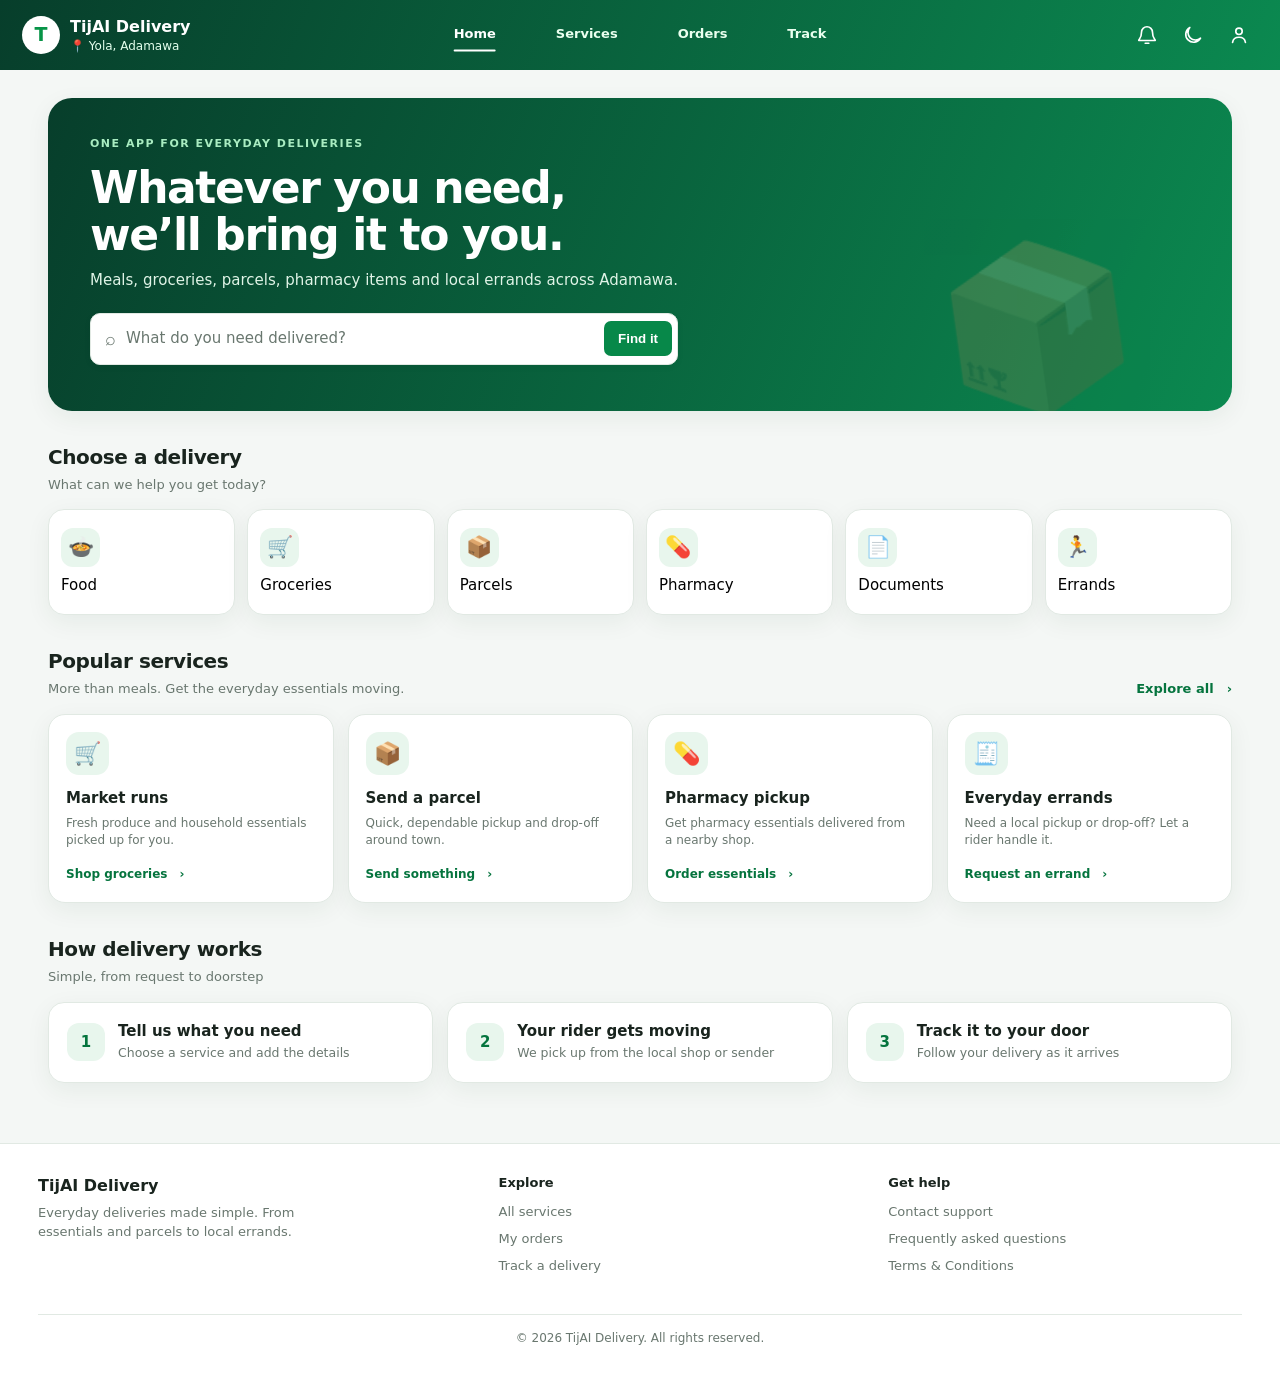
<file: tijai-separated-project/index.html>
<!doctype html>
<html lang="en" data-theme="light">
  <head>
    <meta charset="utf-8" />
    <meta name="viewport" content="width=device-width, initial-scale=1" />
    <title>TijAI Delivery — Redesign Preview</title>
    <link rel="stylesheet" href="./assets/css/customer.css" />
  </head>
  <body>
    <div class="main">
      <header class="top">
        <div class="topbrand">
          <div class="topmark">T</div>
          <div><strong>TijAI Delivery</strong><small>📍 Yola, Adamawa</small></div>
        </div>
        <nav class="headnav" aria-label="Main navigation">
          <a class="active" href="#page-home" data-page-link="home">Home</a
          ><a href="#page-services" data-page-link="services">Services</a
          ><a href="#page-orders" data-page-link="orders">Orders</a
          ><a href="#page-track" data-page-link="track">Track</a>
        </nav>
        <div class="topright">
          <button
            class="notify"
            id="notificationsButton"
            aria-label="Notifications"
            title="Notifications"
          >
            <svg viewBox="0 0 24 24" aria-hidden="true">
              <path d="M18 9a6 6 0 0 0-12 0c0 7-3 7-3 9h18c0-2-3-2-3-9" />
              <path d="M10 21h4" /></svg
            ><span class="notificationBadge" id="notificationBadge" hidden></span></button
          ><button
            class="theme"
            id="themeToggle"
            aria-label="Switch to dark mode"
            title="Switch theme"
          >
            <svg id="themeIcon" viewBox="0 0 24 24" aria-hidden="true">
              <path d="M20.2 15.5A8.3 8.3 0 0 1 8.5 3.8 8.6 8.6 0 1 0 20.2 15.5Z" />
            </svg></button
          ><button class="profilebtn" id="profileButton" aria-label="User profile" title="Profile">
            <svg viewBox="0 0 24 24" aria-hidden="true">
              <circle cx="12" cy="8" r="3.5" />
              <path d="M5 20c.5-3.4 3.1-5.5 7-5.5s6.5 2.1 7 5.5" />
            </svg>
          </button>
        </div>
        <div class="notificationPanel" id="notificationPanel" hidden>
          <div class="notificationHead">
            <strong>Notifications</strong
            ><button id="markReadButton" type="button">Mark all read</button>
          </div>
          <div class="notificationList" id="notificationList"></div>
        </div>
      </header>
      <main class="wrap page" id="page-home" data-page="home">
        <section class="hero">
          <div class="hero-copy">
            <div class="eyebrow">One app for everyday deliveries</div>
            <h1>Whatever you need,<br />we’ll bring it to you.</h1>
            <p>Meals, groceries, parcels, pharmacy items and local errands across Adamawa.</p>
            <label class="search"
              ><span>⌕</span
              ><input
                placeholder="What do you need delivered?"
                aria-label="Search for a delivery"
              /><button>Find it</button></label
            >
            <div
              id="searchStatus"
              role="status"
              style="margin-top: 8px; font-size: 13px; color: #e0f4e7"
            ></div>
          </div>
        </section>
        <section class="section">
          <div class="sectionhead">
            <div>
              <h2>Choose a delivery</h2>
              <p>What can we help you get today?</p>
            </div>
          </div>
          <div class="categories">
            <button type="button" class="cat" data-order-service="Food delivery">
              <span class="emoji">🍲</span>Food</button
            ><button type="button" class="cat" data-order-service="Groceries">
              <span class="emoji">🛒</span>Groceries</button
            ><button type="button" class="cat" data-order-service="Parcel delivery">
              <span class="emoji">📦</span>Parcels</button
            ><button type="button" class="cat" data-order-service="Pharmacy pickup">
              <span class="emoji">💊</span>Pharmacy</button
            ><button type="button" class="cat" data-order-service="Document delivery">
              <span class="emoji">📄</span>Documents</button
            ><button type="button" class="cat" data-order-service="Local errand">
              <span class="emoji">🏃</span>Errands
            </button>
          </div>
        </section>
        <section class="section" id="services">
          <div class="sectionhead">
            <div>
              <h2>Popular services</h2>
              <p>More than meals. Get the everyday essentials moving.</p>
            </div>
            <a class="link" href="#services">Explore all　›</a>
          </div>
          <div class="servicegrid">
            <article class="service">
              <div class="serviceicon">🛒</div>
              <strong>Market runs</strong>
              <p>Fresh produce and household essentials picked up for you.</p>
              <a href="#page-order" class="orderLink" data-order-service="Groceries"
                >Shop groceries　›</a
              >
            </article>
            <article class="service">
              <div class="serviceicon">📦</div>
              <strong>Send a parcel</strong>
              <p>Quick, dependable pickup and drop-off around town.</p>
              <a href="#page-order" class="orderLink" data-order-service="Parcel delivery"
                >Send something　›</a
              >
            </article>
            <article class="service">
              <div class="serviceicon">💊</div>
              <strong>Pharmacy pickup</strong>
              <p>Get pharmacy essentials delivered from a nearby shop.</p>
              <a href="#page-order" class="orderLink" data-order-service="Pharmacy pickup"
                >Order essentials　›</a
              >
            </article>
            <article class="service">
              <div class="serviceicon">🧾</div>
              <strong>Everyday errands</strong>
              <p>Need a local pickup or drop-off? Let a rider handle it.</p>
              <a href="#page-order" class="orderLink" data-order-service="Local errand"
                >Request an errand　›</a
              >
            </article>
          </div>
        </section>
        <section class="section">
          <div class="sectionhead">
            <div>
              <h2>How delivery works</h2>
              <p>Simple, from request to doorstep</p>
            </div>
          </div>
          <div class="steps">
            <div class="step">
              <span class="num">1</span>
              <div>
                <strong>Tell us what you need</strong
                ><small>Choose a service and add the details</small>
              </div>
            </div>
            <div class="step">
              <span class="num">2</span>
              <div>
                <strong>Your rider gets moving</strong
                ><small>We pick up from the local shop or sender</small>
              </div>
            </div>
            <div class="step">
              <span class="num">3</span>
              <div>
                <strong>Track it to your door</strong
                ><small>Follow your delivery as it arrives</small>
              </div>
            </div>
          </div>
        </section>
      </main>
      <main class="wrap page" id="page-services" data-page="services" hidden>
        <div class="pagehead">
          <div class="eyebrow-dark">DELIVERY SERVICES</div>
          <h1>What can we help you send or get?</h1>
          <p>Choose a service and we will take care of pickup and delivery.</p>
        </div>
        <section class="section">
          <div class="categories">
            <button type="button" class="cat" data-order-service="Food delivery">
              <span class="emoji">🍲</span>Food delivery</button
            ><button type="button" class="cat" data-order-service="Groceries">
              <span class="emoji">🛒</span>Groceries</button
            ><button type="button" class="cat" data-order-service="Parcel delivery">
              <span class="emoji">📦</span>Parcels</button
            ><button type="button" class="cat" data-order-service="Pharmacy pickup">
              <span class="emoji">💊</span>Pharmacy</button
            ><button type="button" class="cat" data-order-service="Document delivery">
              <span class="emoji">📄</span>Documents</button
            ><button type="button" class="cat" data-order-service="Local errand">
              <span class="emoji">🏃</span>Errands
            </button>
          </div>
        </section>
        <section class="section">
          <div class="sectionhead">
            <div>
              <h2>Explore services</h2>
              <p>Choose a delivery type to get started.</p>
            </div>
          </div>
          <div class="servicegrid">
            <article class="service">
              <div class="serviceicon">🍲</div>
              <strong>Food delivery</strong>
              <p>Meals and treats from nearby restaurants and kitchens.</p>
              <a href="#page-order" class="orderLink" data-order-service="Food delivery"
                >Browse food　›</a
              >
            </article>
            <article class="service">
              <div class="serviceicon">🛒</div>
              <strong>Groceries</strong>
              <p>Market produce and household essentials picked up for you.</p>
              <a href="#page-order" class="orderLink" data-order-service="Groceries"
                >Shop groceries　›</a
              >
            </article>
            <article class="service">
              <div class="serviceicon">📦</div>
              <strong>Parcel delivery</strong>
              <p>Send packages across town with a local rider.</p>
              <a href="#page-order" class="orderLink" data-order-service="Parcel delivery"
                >Send a parcel　›</a
              >
            </article>
            <article class="service">
              <div class="serviceicon">💊</div>
              <strong>Pharmacy pickup</strong>
              <p>Get everyday pharmacy essentials delivered.</p>
              <a href="#page-order" class="orderLink" data-order-service="Pharmacy pickup"
                >Get essentials　›</a
              >
            </article>
            <article class="service">
              <div class="serviceicon">📄</div>
              <strong>Document delivery</strong>
              <p>Move important papers quickly and carefully.</p>
              <a href="#page-order" class="orderLink" data-order-service="Document delivery"
                >Send documents　›</a
              >
            </article>
            <article class="service">
              <div class="serviceicon">🏃</div>
              <strong>Local errands</strong>
              <p>Ask a rider to collect or drop off something nearby.</p>
              <a href="#page-order" class="orderLink" data-order-service="Local errand"
                >Request an errand　›</a
              >
            </article>
          </div>
        </section>
      </main>
      <main class="wrap page" id="page-order" data-page="order" hidden>
        <div class="pagehead">
          <div class="eyebrow-dark">DELIVERY REQUEST</div>
          <h1>Tell us what to pick up and where to take it</h1>
          <p>Use this form to send a bag, document, parcel, or request a local pickup.</p>
        </div>
        <section class="section orderFormWrap">
          <form class="deliveryOrderForm" id="deliveryOrderForm">
            <div class="formSectionTitle">What do you need?</div>
            <label
              >Service<select id="orderService" required>
                <option>Parcel delivery</option>
                <option>Local errand</option>
                <option>Food delivery</option>
                <option>Groceries</option>
                <option>Pharmacy pickup</option>
                <option>Document delivery</option>
              </select></label
            ><label class="wide"
              >What are we picking up or buying?<input
                id="orderDescription"
                required
                maxlength="140"
                placeholder="For example: a blue bag, a pen, groceries"
            /></label>
            <div class="formSectionTitle">Pickup details</div>
            <label
              >Pickup contact name<input
                id="pickupName"
                required
                autocomplete="name"
                placeholder="Your name" /></label
            ><label
              >Pickup phone number<input
                id="pickupPhone"
                required
                type="tel"
                placeholder="080..." /></label
            ><label
              >Pickup town<select id="pickupTown" required>
                <option>Yola</option>
                <option>Jimeta</option>
                <option>Mubi</option>
                <option>Numan</option>
                <option>Gombi</option>
                <option>Hong</option>
              </select></label
            ><label class="wide"
              >Pickup address<input
                id="pickupAddress"
                required
                placeholder="Street, area, landmark"
            /></label>
            <div class="formSectionTitle">Delivery details</div>
            <label
              >Recipient name<input
                id="recipientName"
                required
                placeholder="Person receiving the item" /></label
            ><label
              >Recipient phone number<input
                id="recipientPhone"
                required
                type="tel"
                placeholder="080..." /></label
            ><label
              >Delivery town<select id="deliveryTown" required>
                <option>Yola</option>
                <option>Jimeta</option>
                <option>Mubi</option>
                <option>Numan</option>
                <option>Gombi</option>
                <option>Hong</option>
              </select></label
            ><label class="wide"
              >Delivery address<input
                id="deliveryAddress"
                required
                placeholder="Street, area, landmark" /></label
            ><label class="wide"
              >Instructions (optional)<textarea
                id="orderNotes"
                rows="3"
                maxlength="300"
                placeholder="Anything the rider should know?"
              ></textarea>
            </label>
            <div class="orderSubmit">
              <button class="primaryButton" type="submit">Request delivery</button
              ><span>Demo request only. No rider is dispatched from this preview.</span>
            </div>
          </form>
          <div id="orderConfirmation" class="orderConfirmation" hidden role="status"></div>
        </section>
      </main>
      <main class="wrap page" id="page-orders" data-page="orders" hidden>
        <div class="pagehead">
          <div class="eyebrow-dark">YOUR ACCOUNT</div>
          <h1>My orders</h1>
          <p>View your recent deliveries and check their progress.</p>
        </div>
        <section class="section">
          <div class="emptyState">
            <div class="emptyIcon">▤</div>
            <h2>No orders yet</h2>
            <p>Your deliveries will appear here once you place an order.</p>
            <a class="primaryLink" href="#page-services" data-page-link="services"
              >Explore services</a
            >
          </div>
          <div id="customerOrdersList" class="customerOrdersList" hidden></div>
        </section>
      </main>
      <main class="wrap page" id="page-track" data-page="track" hidden>
        <div class="pagehead">
          <div class="eyebrow-dark">DELIVERY UPDATES</div>
          <h1>Track a delivery</h1>
          <p>Enter the tracking number from your order confirmation.</p>
          <p class="trackingHint">
            After ordering, find your number in the confirmation and My Orders. Example:
            <strong>TJA-2048</strong>.
          </p>
        </div>
        <section class="section">
          <div class="trackPanel">
            <label for="trackingCode">Tracking number</label>
            <div class="trackForm">
              <input id="trackingCode" placeholder="For example, TJA-2048" /><button
                class="primaryButton"
                id="trackButton"
              >
                Track delivery
              </button>
            </div>
            <div class="trackResult" id="trackResult" role="status">
              Enter your tracking number to check a delivery. Tracking lookup is a preview and is
              not connected to live orders.
            </div>
          </div>
        </section>
        <section class="section">
          <div class="trackNote">
            <span>⌖</span>
            <div>
              <strong>Stay in the loop</strong>
              <p>Follow pickup and delivery updates here when an order is in progress.</p>
            </div>
          </div>
        </section>
      </main>
      <main class="wrap page" id="page-profile" data-page="profile" hidden>
        <div class="pagehead">
          <div class="eyebrow-dark">YOUR ACCOUNT</div>
          <h1>Your profile</h1>
          <p>Manage your account details and delivery preferences.</p>
        </div>
        <section class="section">
          <div class="profileCard">
            <div class="profileAvatar">A</div>
            <div>
              <h2>Welcome to TijAI</h2>
              <p>Sign in or create an account to manage your deliveries.</p>
            </div>
            <button class="primaryButton" id="signInButton">Sign in</button>
          </div>
        </section>
        <section class="section authSection">
          <div class="authCard" id="authCard" hidden>
            <h2 id="authTitle">Sign in to TijAI</h2>
            <p id="authIntro">
              Demo signup saves your profile in this browser only. No password is saved.
            </p>
            <form id="authForm">
              <label id="nameField" hidden
                >Full name<input id="fullName" autocomplete="name" placeholder="Your name" /></label
              ><label
                >Email address<input
                  type="email"
                  required
                  autocomplete="email"
                  placeholder="you@example.com" /></label
              ><label
                >Password<input
                  type="password"
                  required
                  minlength="6"
                  autocomplete="current-password"
                  placeholder="Enter your password" /></label
              ><button class="primaryButton authSubmit" id="authSubmit" type="submit">
                Sign in
              </button>
              <div class="authStatus" id="authStatus" role="status"></div>
            </form>
            <p class="authSwitch">
              <span id="authSwitchText">New to TijAI?</span>
              <button type="button" id="authModeToggle">Create an account</button>
            </p>
          </div>
        </section>
        <section class="section">
          <div class="profileOptions">
            <a href="#page-orders" data-page-link="orders"
              ><span>▤</span>
              <div><strong>My orders</strong><small>View your delivery history</small></div>
              <b>›</b></a
            ><a href="#page-track" data-page-link="track"
              ><span>⌖</span>
              <div><strong>Delivery tracking</strong><small>Follow an active delivery</small></div>
              <b>›</b></a
            ><a href="#page-contact" data-page-link="contact"
              ><span>?</span>
              <div>
                <strong>Help &amp; support</strong><small>Get help with TijAI Delivery</small>
              </div>
              <b>›</b></a
            >
          </div>
        </section>
      </main>
      <main class="wrap page" id="page-faq" data-page="faq" hidden>
        <div class="pagehead">
          <div class="eyebrow-dark">HELP CENTRE</div>
          <h1>Frequently asked questions</h1>
          <p>Quick answers about requesting and tracking a delivery.</p>
        </div>
        <section class="section faqList">
          <details>
            <summary>How do I request a pickup?</summary>
            <p>
              Choose a delivery service, describe the item, and add the pickup and delivery
              addresses and contact details. Submit the form to create a demo request.
            </p>
          </details>
          <details>
            <summary>How do I get a tracking number?</summary>
            <p>
              The preview creates a demo tracking number after you submit a request. In a live
              service, the number would be generated after the order is accepted and shown in your
              confirmation.
            </p>
          </details>
          <details>
            <summary>Can a rider see my request now?</summary>
            <p>
              This preview saves requests in the browser. It does not send them to a rider. A shared
              backend is needed for live dispatch.
            </p>
          </details>
          <details>
            <summary>Which towns can I choose?</summary>
            <p>
              The sample form includes Yola, Jimeta, Mubi, Numan, Gombi, and Hong. A live service
              should show only towns that are currently covered.
            </p>
          </details>
        </section>
        <section class="section">
          <a class="primaryLink" href="#page-contact" data-page-link="contact">Contact support</a>
        </section>
      </main>
      <main class="wrap page" id="page-contact" data-page="contact" hidden>
        <div class="pagehead">
          <div class="eyebrow-dark">WE ARE HERE TO HELP</div>
          <h1>Contact TijAI support</h1>
          <p>Send a message about an order, pickup, delivery, or account.</p>
        </div>
        <section class="section contactWrap">
          <form class="contactForm" id="contactForm">
            <label
              >Your name<input
                id="contactName"
                required
                maxlength="80"
                placeholder="Your name" /></label
            ><label
              >Email address<input
                id="contactEmail"
                required
                type="email"
                maxlength="120"
                placeholder="you@example.com" /></label
            ><label class="wide"
              >Subject<input
                id="contactSubject"
                required
                maxlength="120"
                placeholder="How can we help?" /></label
            ><label class="wide"
              >Message<textarea
                id="contactMessage"
                required
                maxlength="1000"
                rows="5"
                placeholder="Write your message"
              ></textarea></label
            ><button class="primaryButton" type="submit">Send message</button>
            <div id="contactStatus" role="status"></div>
            <small class="contactNote"
              >This preview saves messages locally only. For direct support, email or call TijAl
              Delivery.</small
            >
          </form>
          <div class="contactDetails">
            <h2>Contact us directly</h2>
            <a href="mailto:tijaldelivery@gmail.com">tijaldelivery@gmail.com</a
            ><a href="tel:08061211170">08061211170</a>
            <p>
              Support is available 24 hours a day. We aim to respond immediately; busy periods may
              take longer.
            </p>
            <p>No. 13 Bauchi Street, J/Yola</p>
          </div>
        </section>
      </main>
      <main class="wrap page" id="page-terms" data-page="terms" hidden>
        <div class="pagehead">
          <div class="eyebrow-dark">TIJAL DELIVERY · CUSTOMER TERMS</div>
          <h1>Terms &amp; Conditions</h1>
          <p>Draft for review · Last updated 20 November 2026</p>
        </div>
        <section class="section termsIntro">
          <strong>Terms for customers using TijAl Delivery</strong>
          <p>
            These terms describe the current proposed service. The website preview is for
            demonstration; submitting a request in the preview does not dispatch a rider or create a
            live delivery.
          </p>
        </section>
        <section class="section termsList">
          <article>
            <h2>1. Who we are and where we operate</h2>
            <p>
              TijAl Delivery operates from No. 13 Bauchi Street, J/Yola, Adamawa State. We arrange
              pickups and deliveries across the Local Government Areas of Adamawa State, subject to
              route availability, safe operating conditions, and confirmation of each request.
            </p>
          </article>
          <article>
            <h2>2. Delivery requests</h2>
            <p>
              When requesting a delivery, give accurate descriptions of the item, pickup and
              drop-off addresses, and sender and recipient contact details. A request is accepted
              only when TijAl confirms it. The live service should provide an order confirmation and
              tracking number after acceptance.
            </p>
          </article>
          <article>
            <h2>3. Fees, estimates, and payment</h2>
            <p>
              Delivery fees and estimated times depend on the pickup and destination locations and
              the requested service. We will show the applicable price and estimate before you
              confirm. Payment methods offered at checkout may be used. Where payment is due on
              delivery, the item will be handed to the recipient only after all applicable charges
              have been paid.
            </p>
          </article>
          <article>
            <h2>4. Items and packaging</h2>
            <p>
              Describe items honestly and package them securely. We do not accept illegal items,
              explosives, weapons, flammable or hazardous materials, or other items prohibited by
              law. Prescription medicines may be carried only where lawful and any required
              prescription or documentation is provided. Cash, live animals, and unusually valuable
              or perishable items require prior written approval.
            </p>
          </article>
          <article>
            <h2>5. Changes and cancellations</h2>
            <p>
              Contact support as soon as possible to change or cancel a request. A request may be
              cancelled without a delivery charge before pickup, unless a separately disclosed and
              lawful cost has already been incurred. Once pickup has happened, costs already
              incurred may be charged if disclosed. If TijAl cannot complete an accepted delivery,
              we will contact you and arrange an appropriate refund or other remedy under the
              applicable policy and law.
            </p>
          </article>
          <article>
            <h2>6. Delays, loss, or damage</h2>
            <p>
              Delivery estimates are estimates and may change due to traffic, weather, access,
              safety, or other operating conditions. We will provide an update when we become aware
              of a material delay. Report missing or damaged items to support as soon as possible,
              with the order number and relevant details. TijAl will review the report and provide
              an appropriate remedy in line with applicable law. Nothing in these terms removes
              rights that cannot legally be excluded.
            </p>
          </article>
          <article>
            <h2>7. Customer information and privacy</h2>
            <p>
              We use names, phone numbers, addresses, and order details to arrange deliveries,
              provide support, and help protect the service. We share only the information needed
              with the assigned rider and relevant service provider. We retain information only for
              as long as needed for these purposes or legal requirements, and take steps to protect
              it. See the Privacy Notice for full details and how to request access or correction.
              These practices should follow the
              <a
                href="https://ndpc.gov.ng/wp-content/uploads/2024/03/Nigeria_Data_Protection_Act_2023.pdf"
                target="_blank"
                rel="noopener"
                >Nigeria Data Protection Act</a
              >.
            </p>
          </article>
          <article>
            <h2>8. Customer age and account use</h2>
            <p>
              Account holders must be at least 18 years old. A parent or guardian may arrange a
              delivery for a younger person and remains responsible for the request and the accuracy
              of its details. Keep account credentials private and notify support if you believe
              your account has been accessed without permission.
            </p>
          </article>
          <article>
            <h2>9. Complaints and customer rights</h2>
            <p>
              Contact us by email or phone using the details below. Support is available 24 hours a
              day, and we aim to respond immediately; during busy periods, a response may take
              longer. We will review complaints fairly. These terms do not limit rights provided by
              applicable Nigerian consumer protection law. See the
              <a
                href="https://fccpc.gov.ng/consumers/consumer-rights-responsibilities/rights-responsibilities/"
                target="_blank"
                rel="noopener"
                >FCCPC consumer rights information</a
              >.
            </p>
          </article>
          <article>
            <h2>10. Updates and contact</h2>
            <p>
              We may update these terms when the service or operating policies change. We will
              publish the current version and update the revision date. Contact TijAl Delivery at
              <a href="mailto:tijaldelivery@gmail.com">tijaldelivery@gmail.com</a>
              or <a href="tel:08061211170">08061211170</a>, or visit No. 13 Bauchi Street, J/Yola.
            </p>
          </article>
        </section>
      </main>
      <footer class="footer">
        <div class="footerinner">
          <div>
            <div class="footerbrand">TijAI Delivery</div>
            <div class="footerabout">
              Everyday deliveries made simple. From essentials and parcels to local errands.
            </div>
          </div>
          <div class="footercol">
            <strong>Explore</strong>
            <nav class="footerlinks" aria-label="Explore">
              <a href="#services">All services</a
              ><a href="#page-orders" data-page-link="orders">My orders</a
              ><a href="#page-track" data-page-link="track">Track a delivery</a>
            </nav>
          </div>
          <div class="footercol">
            <strong>Get help</strong>
            <nav class="footerlinks" aria-label="Support">
              <a href="#page-contact" data-page-link="contact">Contact support</a
              ><a href="#page-faq" data-page-link="faq">Frequently asked questions</a
              ><a href="#page-terms" data-page-link="terms">Terms &amp; Conditions</a>
            </nav>
          </div>
          <div class="footerbottom">© 2026 TijAI Delivery. All rights reserved.</div>
        </div>
      </footer>
    </div>
    <script src="./assets/js/customer.js" defer></script>
  </body>
</html>
</file>
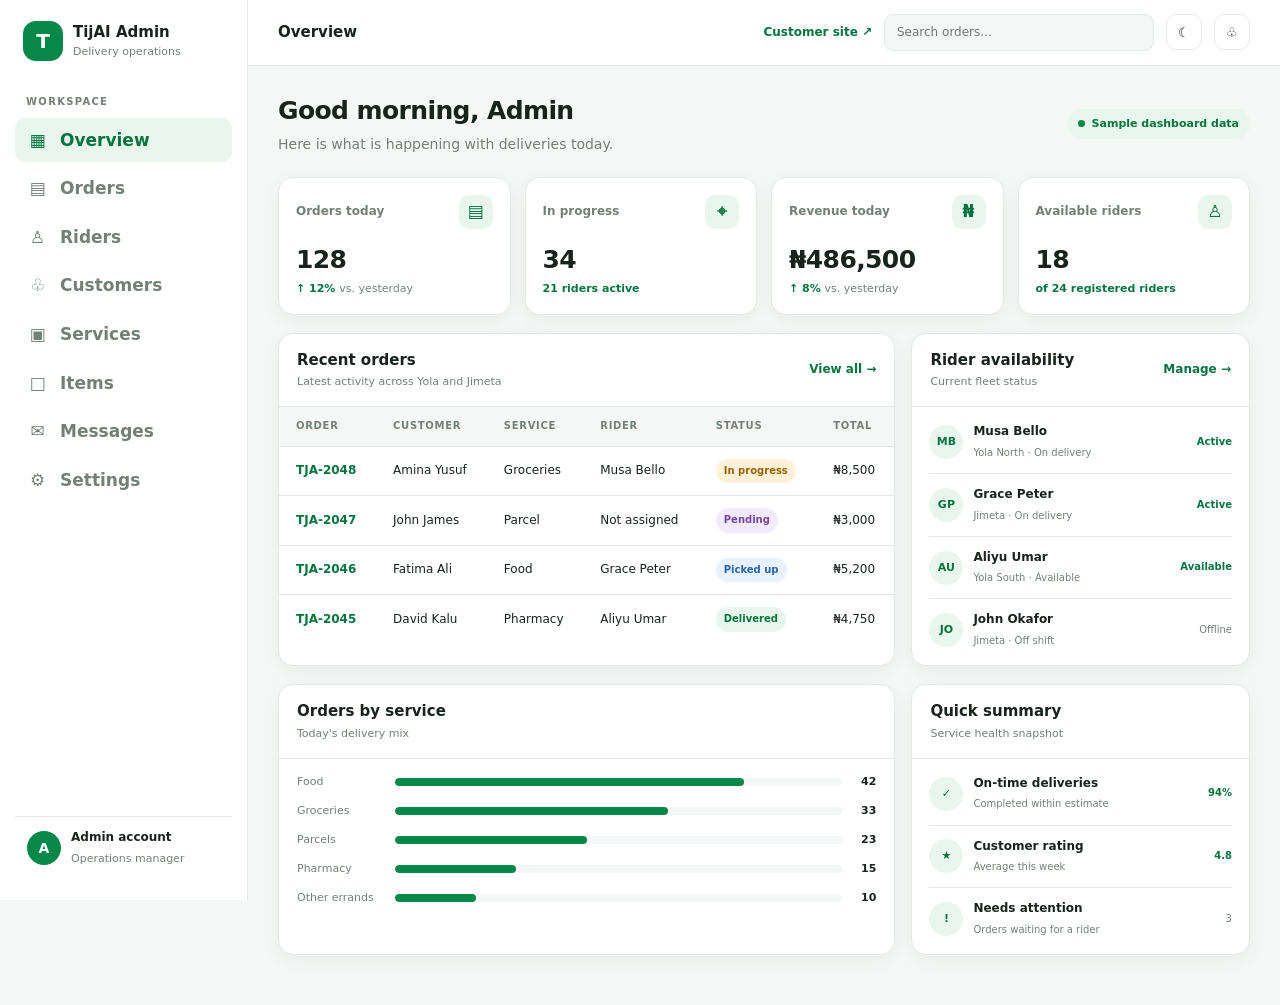
<file: tijai-separated-project/admin.html>
<!doctype html>
<html lang="en" data-theme="light">
  <head>
    <meta charset="utf-8" />
    <meta name="viewport" content="width=device-width, initial-scale=1" />
    <title>TijAI Admin — Operations Dashboard</title>
    <link rel="stylesheet" href="./assets/css/admin.css" />
  </head>
  <body>
    <div class="layout">
      <aside class="sidebar">
        <div class="brand">
          <div class="logo">T</div>
          <div><strong>TijAI Admin</strong><small>Delivery operations</small></div>
        </div>
        <div class="label">Workspace</div>
        <nav class="nav" id="adminNav">
          <a class="active" href="#overview" data-view="overview"
            ><span>▦</span><span class="navtext">Overview</span></a
          ><a href="#orders" data-view="orders"><span>▤</span><span class="navtext">Orders</span></a
          ><a href="#riders" data-view="riders"><span>♙</span><span class="navtext">Riders</span></a
          ><a href="#customers" data-view="customers"
            ><span>♧</span><span class="navtext">Customers</span></a
          ><a href="#services" data-view="services"
            ><span>▣</span><span class="navtext">Services</span></a
          ><a href="#items" data-view="items"><span>□</span><span class="navtext">Items</span></a
          ><a href="#messages" data-view="messages"
            ><span>✉</span><span class="navtext">Messages</span></a
          ><a href="#settings" data-view="settings"
            ><span>⚙</span><span class="navtext">Settings</span></a
          >
        </nav>
        <div class="sidefoot">
          <div class="adminuser">
            <div class="avatar">A</div>
            <div><strong>Admin account</strong><small>Operations manager</small></div>
          </div>
        </div>
      </aside>
      <div class="main">
        <header class="topbar">
          <div class="crumb" id="pageTitle">Overview</div>
          <div class="topactions">
            <a class="visitCustomer" href="index.html">Customer site ↗</a
            ><input
              class="searchbox"
              id="adminSearch"
              placeholder="Search orders..."
              aria-label="Search"
            /><button id="adminTheme" aria-label="Toggle theme" title="Toggle theme">☾</button
            ><button aria-label="Notifications" title="Notifications">♧</button>
          </div>
        </header>
        <main class="mainwrap">
          <section class="pageview" data-page="overview">
            <div class="pageintro">
              <div>
                <h1>Good morning, Admin</h1>
                <p>Here is what is happening with deliveries today.</p>
              </div>
              <span class="badge"><span class="dot"></span> Sample dashboard data</span>
            </div>
            <div class="stats">
              <article class="stat">
                <div class="stathead">Orders today <span class="staticon">▤</span></div>
                <strong>128</strong>
                <div class="trend">↑ 12% <span class="muted">vs. yesterday</span></div>
              </article>
              <article class="stat">
                <div class="stathead">In progress <span class="staticon">⌖</span></div>
                <strong>34</strong>
                <div class="trend">21 riders active</div>
              </article>
              <article class="stat">
                <div class="stathead">Revenue today <span class="staticon">₦</span></div>
                <strong>₦486,500</strong>
                <div class="trend">↑ 8% <span class="muted">vs. yesterday</span></div>
              </article>
              <article class="stat">
                <div class="stathead">Available riders <span class="staticon">♙</span></div>
                <strong>18</strong>
                <div class="trend">of 24 registered riders</div>
              </article>
            </div>
            <div class="grid2">
              <section class="panel">
                <div class="panelhead">
                  <div>
                    <h2>Recent orders</h2>
                    <p>Latest activity across Yola and Jimeta</p>
                  </div>
                  <a class="smallLink" href="#orders" data-view="orders">View all →</a>
                </div>
                <div class="tablewrap">
                  <table>
                    <thead>
                      <tr>
                        <th>Order</th>
                        <th>Customer</th>
                        <th>Service</th>
                        <th>Rider</th>
                        <th>Status</th>
                        <th>Total</th>
                      </tr>
                    </thead>
                    <tbody id="ordersTable">
                      <tr>
                        <td class="orderid">TJA-2048</td>
                        <td>Amina Yusuf</td>
                        <td>Groceries</td>
                        <td>Musa Bello</td>
                        <td>
                          <span class="status s-progress">In progress</span>
                        </td>
                        <td>₦8,500</td>
                      </tr>
                      <tr>
                        <td class="orderid">TJA-2047</td>
                        <td>John James</td>
                        <td>Parcel</td>
                        <td>Not assigned</td>
                        <td><span class="status s-pending">Pending</span></td>
                        <td>₦3,000</td>
                      </tr>
                      <tr>
                        <td class="orderid">TJA-2046</td>
                        <td>Fatima Ali</td>
                        <td>Food</td>
                        <td>Grace Peter</td>
                        <td><span class="status s-pickup">Picked up</span></td>
                        <td>₦5,200</td>
                      </tr>
                      <tr>
                        <td class="orderid">TJA-2045</td>
                        <td>David Kalu</td>
                        <td>Pharmacy</td>
                        <td>Aliyu Umar</td>
                        <td>
                          <span class="status s-delivered">Delivered</span>
                        </td>
                        <td>₦4,750</td>
                      </tr>
                    </tbody>
                  </table>
                </div>
              </section>
              <section class="panel">
                <div class="panelhead">
                  <div>
                    <h2>Rider availability</h2>
                    <p>Current fleet status</p>
                  </div>
                  <a class="smallLink" href="#riders" data-view="riders">Manage →</a>
                </div>
                <div class="riders">
                  <div class="rider">
                    <div class="rideravatar">MB</div>
                    <div class="riderinfo">
                      <strong>Musa Bello</strong><small>Yola North · On delivery</small>
                    </div>
                    <span class="online">Active</span>
                  </div>
                  <div class="rider">
                    <div class="rideravatar">GP</div>
                    <div class="riderinfo">
                      <strong>Grace Peter</strong><small>Jimeta · On delivery</small>
                    </div>
                    <span class="online">Active</span>
                  </div>
                  <div class="rider">
                    <div class="rideravatar">AU</div>
                    <div class="riderinfo">
                      <strong>Aliyu Umar</strong><small>Yola South · Available</small>
                    </div>
                    <span class="online">Available</span>
                  </div>
                  <div class="rider">
                    <div class="rideravatar">JO</div>
                    <div class="riderinfo">
                      <strong>John Okafor</strong><small>Jimeta · Off shift</small>
                    </div>
                    <span class="offline">Offline</span>
                  </div>
                </div>
              </section>
            </div>
            <div class="grid2">
              <section class="panel">
                <div class="panelhead">
                  <div>
                    <h2>Orders by service</h2>
                    <p>Today's delivery mix</p>
                  </div>
                </div>
                <div class="barlist">
                  <div class="barrow">
                    <span>Food</span>
                    <div class="bartrack">
                      <div class="barfill" style="width: 78%"></div>
                    </div>
                    <b>42</b>
                  </div>
                  <div class="barrow">
                    <span>Groceries</span>
                    <div class="bartrack">
                      <div class="barfill" style="width: 61%"></div>
                    </div>
                    <b>33</b>
                  </div>
                  <div class="barrow">
                    <span>Parcels</span>
                    <div class="bartrack">
                      <div class="barfill" style="width: 43%"></div>
                    </div>
                    <b>23</b>
                  </div>
                  <div class="barrow">
                    <span>Pharmacy</span>
                    <div class="bartrack">
                      <div class="barfill" style="width: 27%"></div>
                    </div>
                    <b>15</b>
                  </div>
                  <div class="barrow">
                    <span>Other errands</span>
                    <div class="bartrack">
                      <div class="barfill" style="width: 18%"></div>
                    </div>
                    <b>10</b>
                  </div>
                </div>
              </section>
              <section class="panel">
                <div class="panelhead">
                  <div>
                    <h2>Quick summary</h2>
                    <p>Service health snapshot</p>
                  </div>
                </div>
                <div class="riders">
                  <div class="rider">
                    <div class="rideravatar">✓</div>
                    <div class="riderinfo">
                      <strong>On-time deliveries</strong><small>Completed within estimate</small>
                    </div>
                    <span class="online">94%</span>
                  </div>
                  <div class="rider">
                    <div class="rideravatar">★</div>
                    <div class="riderinfo">
                      <strong>Customer rating</strong><small>Average this week</small>
                    </div>
                    <span class="online">4.8</span>
                  </div>
                  <div class="rider">
                    <div class="rideravatar">!</div>
                    <div class="riderinfo">
                      <strong>Needs attention</strong><small>Orders waiting for a rider</small>
                    </div>
                    <span class="offline">3</span>
                  </div>
                </div>
              </section>
            </div>
          </section>
          <section class="pageview" data-page="orders" hidden>
            <div class="pageintro">
              <div>
                <h1>Orders</h1>
                <p>Review and manage all delivery requests.</p>
              </div>
              <span class="badge"><span class="dot"></span> Sample data</span>
            </div>
            <section class="panel">
              <div class="panelhead">
                <div>
                  <h2>All orders</h2>
                  <p>Search by order number, customer, service, or rider.</p>
                </div>
                <div class="tablefilters">
                  <button class="filter active" data-filter="all">All</button
                  ><button class="filter" data-filter="active">Active</button
                  ><button class="filter" data-filter="delivered">Delivered</button>
                </div>
              </div>
              <div class="tablewrap">
                <table>
                  <thead>
                    <tr>
                      <th>Order</th>
                      <th>Customer</th>
                      <th>Service</th>
                      <th>Rider</th>
                      <th>Status</th>
                      <th>Total</th>
                    </tr>
                  </thead>
                  <tbody class="allOrders">
                    <tr data-status="active">
                      <td class="orderid">TJA-2048</td>
                      <td>Amina Yusuf</td>
                      <td>Groceries</td>
                      <td>Musa Bello</td>
                      <td>
                        <span class="status s-progress">In progress</span>
                      </td>
                      <td>₦8,500</td>
                    </tr>
                    <tr data-status="active">
                      <td class="orderid">TJA-2047</td>
                      <td>John James</td>
                      <td>Parcel</td>
                      <td>Not assigned</td>
                      <td><span class="status s-pending">Pending</span></td>
                      <td>₦3,000</td>
                    </tr>
                    <tr data-status="active">
                      <td class="orderid">TJA-2046</td>
                      <td>Fatima Ali</td>
                      <td>Food</td>
                      <td>Grace Peter</td>
                      <td><span class="status s-pickup">Picked up</span></td>
                      <td>₦5,200</td>
                    </tr>
                    <tr data-status="delivered">
                      <td class="orderid">TJA-2045</td>
                      <td>David Kalu</td>
                      <td>Pharmacy</td>
                      <td>Aliyu Umar</td>
                      <td><span class="status s-delivered">Delivered</span></td>
                      <td>₦4,750</td>
                    </tr>
                  </tbody>
                </table>
              </div>
            </section>
            <section class="panel customerRequestsPanel">
              <div class="panelhead">
                <div>
                  <h2>Customer-submitted delivery requests</h2>
                  <p>Requests from the customer site stored in this browser.</p>
                </div>
              </div>
              <div class="tablewrap">
                <table>
                  <thead>
                    <tr>
                      <th>Tracking no.</th>
                      <th>Sender</th>
                      <th>Item / service</th>
                      <th>Pickup</th>
                      <th>Deliver to</th>
                      <th>Recipient phone</th>
                      <th>Status</th>
                      <th>Admin decision</th>
                    </tr>
                  </thead>
                  <tbody id="customerRequestsTable"></tbody>
                </table>
                <div class="empty" id="emptyCustomerRequests" hidden>
                  <b>No customer requests yet</b>Requests submitted from the customer site will show
                  here.
                </div>
              </div>
            </section>
          </section>
          <section class="pageview" data-page="riders" hidden>
            <div class="pageintro">
              <div>
                <h1>Riders</h1>
                <p>Monitor rider availability and current assignments.</p>
              </div>
              <button class="filter">+ Add rider</button>
            </div>
            <section class="panel">
              <div class="panelhead">
                <div>
                  <h2>Rider roster</h2>
                  <p>Sample fleet information</p>
                </div>
              </div>
              <div class="riders">
                <div class="rider">
                  <div class="rideravatar">MB</div>
                  <div class="riderinfo">
                    <strong>Musa Bello</strong><small>Yola North · On delivery</small>
                  </div>
                  <span class="online">Active</span>
                </div>
                <div class="rider">
                  <div class="rideravatar">GP</div>
                  <div class="riderinfo">
                    <strong>Grace Peter</strong><small>Jimeta · On delivery</small>
                  </div>
                  <span class="online">Active</span>
                </div>
                <div class="rider">
                  <div class="rideravatar">AU</div>
                  <div class="riderinfo">
                    <strong>Aliyu Umar</strong><small>Yola South · Available</small>
                  </div>
                  <span class="online">Available</span>
                </div>
                <div class="rider">
                  <div class="rideravatar">JO</div>
                  <div class="riderinfo">
                    <strong>John Okafor</strong><small>Jimeta · Off shift</small>
                  </div>
                  <span class="offline">Offline</span>
                </div>
              </div>
            </section>
          </section>
          <section class="pageview" data-page="customers" hidden>
            <div class="pageintro">
              <div>
                <h1>Customers</h1>
                <p>Customer information and recent activity.</p>
              </div>
            </div>
            <section class="panel genericPanel">
              <h2>Customer directory</h2>
              <p>
                Customer records will appear here when connected to your TijAI account database.
              </p>
            </section>
          </section>
          <section class="pageview" data-page="services" hidden>
            <div class="pageintro">
              <div>
                <h1>Services</h1>
                <p>Add and remove delivery services offered to customers.</p>
              </div>
              <span class="badge"><span class="dot"></span> Saved in this browser</span>
            </div>
            <section class="panel itemPanel">
              <div class="panelhead">
                <div>
                  <h2>Add a service</h2>
                  <p>Give the service a name and short description.</p>
                </div>
              </div>
              <form id="serviceForm" class="itemForm serviceForm">
                <label
                  >Service name<input
                    id="serviceName"
                    required
                    maxlength="70"
                    placeholder="e.g. Same-day parcel" /></label
                ><label
                  >Icon<select id="serviceIcon">
                    <option value="📦">Parcel</option>
                    <option value="🛒">Groceries</option>
                    <option value="🍲">Food</option>
                    <option value="💊">Pharmacy</option>
                    <option value="🏃">Errand</option>
                    <option value="📄">Documents</option>
                  </select></label
                ><label
                  >Description<input
                    id="serviceDescription"
                    required
                    maxlength="100"
                    placeholder="Short customer-facing description" /></label
                ><button class="primaryButton" type="submit">+ Add service</button>
              </form>
            </section>
            <section class="panel itemsPanel">
              <div class="panelhead">
                <div>
                  <h2>Available services</h2>
                  <p id="serviceCount">0 services</p>
                </div>
              </div>
              <div class="riders" id="serviceList"></div>
              <div class="empty" id="emptyServices" hidden>
                <b>No services yet</b>Add a service above to begin.
              </div>
            </section>
          </section>
          <section class="pageview" data-page="items" hidden>
            <div class="pageintro">
              <div>
                <h1>Items</h1>
                <p>Add and remove items from the sample catalog.</p>
              </div>
              <span class="badge"><span class="dot"></span> Saved in this browser</span>
            </div>
            <section class="panel itemPanel">
              <div class="panelhead">
                <div>
                  <h2>Add an item</h2>
                  <p>Enter the name, category, and price to add it to the catalog.</p>
                </div>
              </div>
              <form id="itemForm" class="itemForm">
                <label
                  >Item name<input
                    id="itemName"
                    required
                    maxlength="70"
                    placeholder="e.g. Bottled water" /></label
                ><label
                  >Category<select id="itemCategory">
                    <option>Groceries</option>
                    <option>Food</option>
                    <option>Pharmacy</option>
                    <option>Parcel service</option>
                    <option>Other</option>
                  </select></label
                ><label
                  >Price (₦)<input
                    id="itemPrice"
                    type="number"
                    min="0"
                    step="50"
                    required
                    placeholder="1500" /></label
                ><button class="primaryButton" type="submit">+ Add item</button>
              </form>
            </section>
            <section class="panel itemsPanel">
              <div class="panelhead">
                <div>
                  <h2>Catalog items</h2>
                  <p id="itemCount">0 items</p>
                </div>
                <input
                  id="itemSearch"
                  class="searchbox"
                  placeholder="Search items..."
                  aria-label="Search items"
                />
              </div>
              <div class="tablewrap">
                <table>
                  <thead>
                    <tr>
                      <th>Item</th>
                      <th>Category</th>
                      <th>Price</th>
                      <th>Action</th>
                    </tr>
                  </thead>
                  <tbody id="itemTable"></tbody>
                </table>
                <div class="empty" id="emptyItems" hidden>
                  <b>No items found</b>Try a different search or add a new item.
                </div>
              </div>
            </section>
          </section>
          <section class="pageview" data-page="messages" hidden>
            <div class="pageintro">
              <div>
                <h1>Support messages</h1>
                <p>Messages submitted from the customer contact form.</p>
              </div>
              <span class="badge"><span class="dot"></span> Same-origin demo inbox</span>
            </div>
            <section class="panel">
              <div class="panelhead">
                <div>
                  <h2>Inbox</h2>
                  <p>Messages are stored in this browser for the demo.</p>
                </div>
              </div>
              <div class="tablewrap">
                <table>
                  <thead>
                    <tr>
                      <th>Received</th>
                      <th>From</th>
                      <th>Email</th>
                      <th>Subject</th>
                      <th>Message</th>
                    </tr>
                  </thead>
                  <tbody id="supportMessagesTable"></tbody>
                </table>
                <div class="empty" id="emptySupportMessages" hidden>
                  <b>No support messages yet</b>Messages submitted on the customer site will appear
                  here when both pages share the same origin.
                </div>
              </div>
            </section>
          </section>
          <section class="pageview" data-page="settings" hidden>
            <div class="pageintro">
              <div>
                <h1>Settings</h1>
                <p>Set the sample delivery area, fee, and estimated delivery time.</p>
              </div>
              <span class="badge"><span class="dot"></span> Saved in this browser</span>
            </div>
            <section class="panel settingsPanel">
              <div class="panelhead">
                <div>
                  <h2>Delivery settings</h2>
                  <p>These preview settings are stored in this browser only.</p>
                </div>
              </div>
              <form id="settingsForm" class="settingsForm">
                <label
                  >Operating area<input
                    id="settingArea"
                    required
                    maxlength="80"
                    placeholder="Yola, Adamawa" /></label
                ><label
                  >Base delivery fee (₦)<input
                    id="settingFee"
                    type="number"
                    min="0"
                    step="50"
                    required
                /></label>
                <div class="timeFields">
                  <label
                    >Estimated time from (minutes)<input
                      id="settingMin"
                      type="number"
                      min="1"
                      step="1"
                      required /></label
                  ><label
                    >To (minutes)<input id="settingMax" type="number" min="1" step="1" required
                  /></label>
                </div>
                <label class="checkSetting"
                  ><input id="settingAccepting" type="checkbox" />Accepting new orders</label
                >
                <div class="settingsActions">
                  <button class="primaryButton" type="submit">Save settings</button
                  ><button class="filter" id="resetSettings" type="button">
                    Restore demo defaults</button
                  ><span id="settingsStatus" role="status"></span>
                </div>
              </form>
            </section>
            <section class="panel settingsHelp">
              <strong>What happens when I save?</strong>
              <p>
                The values are saved locally so you can practice editing settings. They will not
                change the customer site until both sites are connected to a shared database.
              </p>
            </section>
          </section>
        </main>
      </div>
    </div>
    <script src="./assets/js/admin.js" defer></script>
  </body>
</html>
</file>
<file: tijai-separated-project/assets/css/customer.css>
:root {
  color-scheme: light;
  --green: #078849;
  --green-strong: #05743e;
  --ink: #19241e;
  --muted: #69776f;
  --paper: #f4f7f5;
  --surface: #fff;
  --line: #e1e9e3;
  --soft: #e8f6ed;
  --shadow: 0 7px 24px #153e2410;
  --hero1: #073e2b;
  --hero2: #0b8950;
}
html[data-theme='dark'] {
  color-scheme: dark;
  --green: #36c878;
  --green-strong: #49d486;
  --ink: #edf5ef;
  --muted: #a2b1a7;
  --paper: #111814;
  --surface: #1a241e;
  --line: #2b3930;
  --soft: #20382a;
  --shadow: 0 8px 26px #0004;
  --hero1: #092c20;
  --hero2: #105a39;
}
* {
  box-sizing: border-box;
}
body {
  margin: 0;
  background: var(--paper);
  color: var(--ink);
  font:
    15px/1.45 Inter,
    ui-sans-serif,
    system-ui,
    -apple-system,
    'Segoe UI',
    sans-serif;
  transition:
    background 0.2s,
    color 0.2s;
}
.sidebar {
  display: none;
}
.brand {
  display: flex;
  align-items: center;
  gap: 11px;
  padding: 0 8px 25px;
}
.logo {
  height: 42px;
  width: 42px;
  border-radius: 14px;
  background: var(--green);
  color: #fff;
  display: grid;
  place-items: center;
  font-size: 21px;
  font-weight: 800;
}
.brand strong {
  display: block;
  font-size: 16px;
  letter-spacing: -0.3px;
}
.brand small {
  color: var(--muted);
  font-size: 12px;
}
.navlabel {
  padding: 13px 12px 8px;
  color: var(--muted);
  font-size: 10px;
  font-weight: 800;
  letter-spacing: 1.4px;
  text-transform: uppercase;
}
.nav {
  display: grid;
  gap: 5px;
}
.nav a {
  display: flex;
  align-items: center;
  gap: 12px;
  padding: 11px 12px;
  border-radius: 11px;
  color: var(--muted);
  text-decoration: none;
  font-weight: 650;
}
.nav a span {
  width: 23px;
  text-align: center;
  font-size: 18px;
}
.nav a.active {
  background: var(--soft);
  color: var(--green-strong);
}
.sidebottom {
  margin-top: auto;
}
.townbox {
  margin: 12px 4px 14px;
  padding: 14px;
  background: var(--paper);
  border: 1px solid var(--line);
  border-radius: 14px;
}
.townbox small {
  display: block;
  color: var(--muted);
  font-size: 11px;
}
.townbox strong {
  display: block;
  margin-top: 3px;
}
.townbox span {
  color: var(--green);
  font-size: 12px;
  font-weight: 700;
}
.theme {
  width: 38px;
  height: 38px;
  border: 0;
  background: transparent;
  color: #fff;
  border-radius: 50%;
  padding: 0;
  display: grid;
  place-items: center;
  cursor: pointer;
}
.theme svg,
.notify svg,
.profilebtn svg,
.menuIcon svg {
  width: 22px;
  height: 22px;
  fill: none;
  stroke: currentColor;
  stroke-width: 1.8;
  stroke-linecap: round;
  stroke-linejoin: round;
}
.theme span {
  margin: 0;
}
.themelabel {
  display: none;
}
.main {
  min-height: 100vh;
}
.top {
  height: 70px;
  background: linear-gradient(112deg, var(--hero1), var(--hero2));
  border-bottom: 0;
  display: flex;
  align-items: center;
  gap: 15px;
  padding: 0 max(22px, calc((100% - 1320px) / 2));
  position: sticky;
  top: 0;
  z-index: 5;
  color: #fff;
}
.topbrand {
  display: flex;
  align-items: center;
  gap: 10px;
}
.topmark {
  height: 38px;
  width: 38px;
  border-radius: 50%;
  background: #fff;
  color: #079447;
  display: grid;
  place-items: center;
  font-size: 19px;
  font-weight: 800;
}
.topbrand strong {
  display: block;
  font-size: 16px;
}
.topbrand small {
  display: block;
  color: #e4ffed;
  font-size: 12px;
}
.headnav {
  display: flex;
  align-items: center;
  justify-content: center;
  gap: 36px;
  position: absolute;
  left: 50%;
  top: 50%;
  transform: translate(-50%, -50%);
  white-space: nowrap;
}
.headnav a {
  position: relative;
  color: #eaffef;
  text-decoration: none;
  font-weight: 650;
  padding: 9px 12px 11px;
  border-radius: 0;
  font-size: 13px;
  background: transparent;
}
.headnav a.active,
.headnav a:hover {
  background: transparent;
  color: #fff;
}
.headnav a.active:after {
  content: '';
  position: absolute;
  left: 12px;
  right: 12px;
  bottom: 3px;
  height: 2px;
  border-radius: 2px;
  background: #fff;
}
.headnav a:hover:not(.active):after {
  content: '';
  position: absolute;
  left: 12px;
  right: 12px;
  bottom: 3px;
  height: 2px;
  background: #ffffff80;
}
.headnav[hidden] {
  display: none;
}
.topright {
  display: flex;
  align-items: center;
  gap: 8px;
  margin-left: auto;
  color: #fff;
  font-size: 13px;
}
.topright b {
  color: #fff;
}
.notify,
.profilebtn,
.menuIcon {
  height: 38px;
  width: 38px;
  border: 0;
  background: transparent;
  color: #fff;
  border-radius: 50%;
  display: grid;
  place-items: center;
  font-size: 19px;
  cursor: pointer;
}
.profilebtn {
  background: transparent;
  color: #fff;
  border: 0;
  font-size: 14px;
  font-weight: 800;
}
.menuIcon {
  border-radius: 9px;
}
.wrap {
  max-width: 1260px;
  margin: auto;
  padding: 28px 38px 60px;
}
.hero {
  position: relative;
  overflow: hidden;
  border-radius: 24px;
  background: linear-gradient(112deg, var(--hero1), var(--hero2));
  color: white;
  padding: 38px 42px;
  min-height: 245px;
  display: flex;
  align-items: center;
  box-shadow: var(--shadow);
}
.hero:after {
  content: '📦';
  position: absolute;
  right: 8%;
  bottom: -32px;
  font-size: 160px;
  opacity: 0.2;
  transform: rotate(-8deg);
}
.hero-copy {
  position: relative;
  z-index: 1;
  max-width: 620px;
}
.eyebrow {
  text-transform: uppercase;
  letter-spacing: 1.5px;
  font-size: 11px;
  font-weight: 800;
  color: #a9ecc1;
}
.hero h1 {
  font-size: clamp(30px, 3.7vw, 44px);
  line-height: 1.07;
  letter-spacing: -1.4px;
  margin: 12px 0;
}
.hero p {
  margin: 0 0 21px;
  color: #e0f4e7;
  font-size: 15px;
}
.search {
  display: flex;
  align-items: center;
  gap: 10px;
  max-width: 620px;
  background: var(--surface);
  color: var(--ink);
  border: 1px solid var(--line);
  border-radius: 10px;
  padding: 3px 5px 3px 14px;
  box-shadow: 0 2px 6px #00271712;
}
.search span {
  font-size: 18px;
  color: var(--muted);
}
.search input {
  border: 0;
  outline: 0;
  flex: 1;
  min-width: 0;
  font: inherit;
  padding: 11px 0;
  background: transparent;
  color: var(--ink);
}
.search input::placeholder {
  color: var(--muted);
  opacity: 1;
}
.search:focus-within {
  border-color: var(--green);
  box-shadow: 0 0 0 3px color-mix(in srgb, var(--green) 22%, transparent);
}
.search button {
  border: 0;
  border-radius: 7px;
  background: var(--green);
  color: #fff;
  padding: 10px 14px;
  font-weight: 700;
  cursor: pointer;
}
.section {
  margin-top: 32px;
}
.sectionhead {
  display: flex;
  align-items: end;
  justify-content: space-between;
  margin-bottom: 15px;
}
.section h2 {
  margin: 0;
  font-size: 20px;
  letter-spacing: -0.4px;
}
.sectionhead p {
  margin: 4px 0 0;
  color: var(--muted);
  font-size: 13px;
}
.link {
  color: var(--green-strong);
  text-decoration: none;
  font-weight: 750;
  font-size: 13px;
}
.categories {
  display: grid;
  grid-template-columns: repeat(6, 1fr);
  gap: 12px;
}
.cat {
  background: var(--surface);
  border: 1px solid var(--line);
  border-radius: 16px;
  min-height: 106px;
  padding: 15px 12px;
  display: flex;
  flex-direction: column;
  justify-content: center;
  gap: 8px;
  box-shadow: var(--shadow);
  font-weight: 700;
  transition:
    transform 0.15s,
    border-color 0.15s;
}
.cat:hover {
  transform: translateY(-2px);
  border-color: var(--green);
}
.emoji {
  width: 39px;
  height: 39px;
  border-radius: 12px;
  background: var(--soft);
  display: grid;
  place-items: center;
  font-size: 21px;
}
.servicegrid {
  display: grid;
  grid-template-columns: repeat(4, 1fr);
  gap: 14px;
}
.service {
  background: var(--surface);
  border: 1px solid var(--line);
  border-radius: 17px;
  padding: 17px;
  box-shadow: var(--shadow);
}
.serviceicon {
  height: 43px;
  width: 43px;
  border-radius: 13px;
  background: var(--soft);
  display: grid;
  place-items: center;
  font-size: 22px;
  margin-bottom: 13px;
}
.service strong {
  font-size: 15px;
}
.service p {
  font-size: 12px;
  color: var(--muted);
  margin: 5px 0 13px;
  min-height: 35px;
}
.service a {
  color: var(--green-strong);
  font-weight: 750;
  font-size: 12px;
  text-decoration: none;
}
.steps {
  display: grid;
  grid-template-columns: repeat(3, 1fr);
  gap: 14px;
}
.step {
  background: var(--surface);
  border: 1px solid var(--line);
  border-radius: 16px;
  padding: 18px;
  display: flex;
  align-items: center;
  gap: 13px;
  box-shadow: var(--shadow);
}
.num {
  height: 38px;
  width: 38px;
  flex: none;
  border-radius: 12px;
  background: var(--soft);
  color: var(--green-strong);
  display: grid;
  place-items: center;
  font-weight: 800;
}
.step strong {
  display: block;
}
.step small {
  color: var(--muted);
}
.footer {
  background: var(--surface);
  border-top: 1px solid var(--line);
  padding: 30px 38px;
  color: var(--muted);
}
.footerinner {
  max-width: 1260px;
  margin: auto;
  display: grid;
  grid-template-columns: 1.2fr 1fr 1fr;
  gap: 36px;
}
.footerbrand {
  color: var(--ink);
  font-weight: 750;
  font-size: 16px;
}
.footerabout {
  font-size: 13px;
  max-width: 270px;
  margin-top: 7px;
}
.footercol strong {
  display: block;
  color: var(--ink);
  font-size: 13px;
  margin-bottom: 10px;
}
.footerlinks {
  display: grid;
  gap: 8px;
}
.footer a {
  color: var(--muted);
  text-decoration: none;
  font-size: 13px;
}
.footer a:hover {
  color: var(--green-strong);
}
.footerbottom {
  grid-column: 1/-1;
  font-size: 12px;
  margin-top: 2px;
  padding-top: 15px;
  border-top: 1px solid var(--line);
  white-space: nowrap;
  text-align: center;
}
.mobilemenu {
  display: none;
}
@media (max-width: 1050px) {
  .categories {
    grid-template-columns: repeat(3, 1fr);
  }
  .servicegrid {
    grid-template-columns: repeat(2, 1fr);
  }
}
@media (max-width: 720px) {
  .top {
    height: auto;
    min-height: 60px;
    flex-wrap: wrap;
    padding: 8px 12px 0;
    gap: 4px 8px;
  }
  .topbrand {
    flex: 1 1 auto;
    min-width: 0;
  }
  .topright {
    flex: 0 0 auto;
    margin-left: auto;
  }
  .topmark {
    height: 35px;
    width: 35px;
  }
  .topbrand strong {
    font-size: 14px;
  }
  .topbrand small {
    font-size: 10px;
  }
  .headnav {
    position: static;
    order: 3;
    transform: none;
    flex: 0 0 100%;
    width: 100%;
    justify-content: space-around;
    gap: 2px;
    border-top: 1px solid #ffffff30;
    margin-top: 4px;
    padding: 2px 0 6px;
  }
  .headnav a {
    flex: 1 1 0;
    text-align: center;
    font-size: 12px;
    padding: 8px 4px 10px;
  }
  .notify,
  .menuIcon {
    width: 30px;
    font-size: 16px;
  }
  .notify svg,
  .menuIcon svg {
    width: 20px;
    height: 20px;
  }
  .theme {
    width: 32px;
    height: 32px;
  }
  .theme svg {
    width: 20px;
    height: 20px;
  }
  .wrap {
    padding: 18px 16px 40px;
  }
  .hero {
    padding: 27px 22px;
    min-height: 238px;
    border-radius: 19px;
    align-items: flex-start;
  }
  .hero:after {
    font-size: 112px;
    right: -12px;
    bottom: -20px;
  }
  .hero h1 {
    font-size: 32px;
    max-width: 430px;
  }
  .hero p {
    font-size: 14px;
    max-width: 360px;
  }
  .categories {
    grid-template-columns: repeat(2, 1fr);
    gap: 9px;
  }
  .cat {
    min-height: 84px;
    flex-direction: row;
    align-items: center;
    justify-content: flex-start;
    padding: 11px;
    font-size: 14px;
  }
  .servicegrid {
    grid-template-columns: repeat(2, 1fr);
    gap: 10px;
  }
  .service {
    padding: 13px;
  }
  .steps {
    grid-template-columns: 1fr;
    gap: 9px;
  }
  .step {
    padding: 13px;
  }
  .footer {
    padding: 24px 16px;
  }
  .footerinner {
    grid-template-columns: 1fr 1fr;
    gap: 22px;
  }
  .footerinner > div:first-child {
    grid-column: 1/-1;
  }
  .footerbottom {
    margin-top: 0;
  }
  .section {
    margin-top: 26px;
  }
  .section h2 {
    font-size: 18px;
  }
}
@media (max-width: 410px) {
  .topbrand .topmark {
    display: none;
  }
  .topbrand strong {
    font-size: 12px;
  }
  .topbrand small {
    font-size: 9px;
  }
  .top {
    gap: 8px;
  }
  .topright {
    gap: 3px;
    margin-left: auto;
  }
  .theme {
    padding: 0;
  }
  .wrap {
    padding: 14px 11px;
  }
  .hero {
    padding: 24px 16px;
  }
  .hero h1 {
    font-size: 28px;
  }
  .hero p {
    max-width: 280px;
  }
  .search {
    gap: 7px;
  }
  .search button {
    padding: 11px 12px;
  }
  .cat {
    font-size: 12px;
  }
  .service p {
    min-height: 48px;
  }
}
.page[hidden] {
  display: none;
}
.pagehead {
  margin-bottom: 8px;
}
.pagehead h1 {
  font-size: clamp(28px, 3vw, 38px);
  letter-spacing: -1px;
  margin: 7px 0;
}
.pagehead > p {
  color: var(--muted);
  margin: 0;
}
.eyebrow-dark {
  font-size: 11px;
  font-weight: 800;
  letter-spacing: 1.5px;
  color: var(--green-strong);
}
.emptyState {
  background: var(--surface);
  border: 1px solid var(--line);
  border-radius: 18px;
  padding: 44px 24px;
  text-align: center;
  box-shadow: var(--shadow);
}
.emptyIcon {
  width: 54px;
  height: 54px;
  margin: auto;
  border-radius: 16px;
  background: var(--soft);
  color: var(--green-strong);
  display: grid;
  place-items: center;
  font-size: 25px;
}
.emptyState h2 {
  font-size: 20px;
  margin: 14px 0 5px;
}
.emptyState p {
  color: var(--muted);
  margin: 0 0 18px;
}
.primaryLink,
.primaryButton {
  display: inline-flex;
  align-items: center;
  justify-content: center;
  background: var(--green);
  color: #fff;
  border: 0;
  border-radius: 10px;
  padding: 11px 16px;
  font: inherit;
  font-weight: 700;
  text-decoration: none;
  cursor: pointer;
}
.trackPanel {
  max-width: 700px;
  background: var(--surface);
  border: 1px solid var(--line);
  border-radius: 18px;
  padding: 22px;
  box-shadow: var(--shadow);
}
.trackPanel label {
  display: block;
  font-weight: 700;
  margin-bottom: 9px;
}
.trackForm {
  display: flex;
  gap: 10px;
}
.trackForm input {
  flex: 1;
  min-width: 0;
  border: 1px solid var(--line);
  border-radius: 9px;
  background: var(--paper);
  color: var(--ink);
  padding: 12px;
  font: inherit;
}
.trackResult {
  margin-top: 14px;
  color: var(--muted);
  font-size: 13px;
}
.trackNote {
  max-width: 700px;
  display: flex;
  gap: 14px;
  background: var(--soft);
  border-radius: 15px;
  padding: 18px;
}
.trackNote > span {
  font-size: 22px;
  color: var(--green-strong);
}
.trackNote p {
  margin: 4px 0 0;
  color: var(--muted);
  font-size: 13px;
}
.profileCard {
  display: flex;
  align-items: center;
  gap: 16px;
  background: var(--surface);
  border: 1px solid var(--line);
  border-radius: 18px;
  padding: 20px;
  box-shadow: var(--shadow);
}
.profileAvatar {
  height: 54px;
  width: 54px;
  flex: none;
  border-radius: 50%;
  background: var(--green);
  color: #fff;
  display: grid;
  place-items: center;
  font-size: 21px;
  font-weight: 800;
}
.profileCard h2 {
  font-size: 18px;
  margin: 0 0 4px;
}
.profileCard p {
  color: var(--muted);
  font-size: 13px;
  margin: 0;
}
.profileCard .primaryButton {
  margin-left: auto;
}
.profileOptions {
  max-width: 760px;
  background: var(--surface);
  border: 1px solid var(--line);
  border-radius: 16px;
  overflow: hidden;
}
.profileOptions > a {
  display: flex;
  align-items: center;
  gap: 14px;
  padding: 15px 18px;
  text-decoration: none;
  color: var(--ink);
  border-bottom: 1px solid var(--line);
}
.profileOptions > a:last-child {
  border-bottom: 0;
}
.profileOptions > a > span {
  width: 38px;
  height: 38px;
  border-radius: 11px;
  background: var(--soft);
  color: var(--green-strong);
  display: grid;
  place-items: center;
  font-size: 19px;
}
.profileOptions strong,
.profileOptions small {
  display: block;
}
.profileOptions small {
  color: var(--muted);
  margin-top: 3px;
}
.profileOptions b {
  margin-left: auto;
  color: var(--muted);
  font-size: 22px;
}
@media (max-width: 720px) {
  .trackForm {
    flex-direction: column;
  }
  .profileCard {
    flex-wrap: wrap;
  }
  .profileCard .primaryButton {
    margin: 8px 0 0 70px;
  }
}
.notificationPanel {
  position: absolute;
  right: 24px;
  top: calc(100% + 9px);
  width: min(360px, calc(100vw - 32px));
  background: var(--surface);
  color: var(--ink);
  border: 1px solid var(--line);
  border-radius: 15px;
  box-shadow: 0 15px 45px #081d1180;
  z-index: 10;
  overflow: hidden;
}
.notificationPanel[hidden] {
  display: none;
}
.notificationHead {
  display: flex;
  justify-content: space-between;
  align-items: center;
  padding: 15px 17px;
  border-bottom: 1px solid var(--line);
}
.notificationHead button,
.authSwitch button {
  border: 0;
  background: none;
  color: var(--green-strong);
  font: inherit;
  font-size: 12px;
  font-weight: 700;
  cursor: pointer;
}
.notificationItem {
  display: flex;
  gap: 11px;
  padding: 16px 17px;
}
.notificationDot {
  width: 8px;
  height: 8px;
  margin-top: 5px;
  flex: none;
  border-radius: 50%;
  background: var(--green);
}
.notificationItem strong {
  font-size: 13px;
}
.notificationItem p,
.notificationItem small {
  display: block;
  color: var(--muted);
  font-size: 12px;
  margin: 4px 0 0;
}
.top {
  position: sticky;
}
.topright {
  position: relative;
}
.trackingHint {
  color: var(--muted);
  font-size: 13px;
  margin: 9px 0 0;
}
.authCard {
  max-width: 540px;
  background: var(--surface);
  border: 1px solid var(--line);
  border-radius: 18px;
  padding: 22px;
  box-shadow: var(--shadow);
}
.authCard[hidden] {
  display: none;
}
.authCard h2 {
  margin: 0 0 4px;
  font-size: 20px;
}
.authCard > p {
  color: var(--muted);
  font-size: 13px;
  margin: 0 0 18px;
}
.authCard form {
  display: grid;
  gap: 13px;
}
.authCard label {
  display: grid;
  gap: 6px;
  font-weight: 650;
  font-size: 13px;
}
.authCard input {
  width: 100%;
  border: 1px solid var(--line);
  border-radius: 9px;
  background: var(--paper);
  color: var(--ink);
  padding: 11px 12px;
  font: inherit;
}
.authSubmit {
  width: 100%;
}
.authSwitch {
  margin: 15px 0 0 !important;
  text-align: center;
}
.authStatus {
  font-size: 12px;
  color: var(--green-strong);
  text-align: center;
  min-height: 16px;
}
.pagehead {
  display: grid;
  grid-template-columns: auto 1fr;
  align-items: start;
  column-gap: 14px;
}
.pagehead > .backButton {
  grid-column: 1;
  grid-row: 1;
}
.pagehead > .eyebrow-dark {
  grid-column: 2;
  grid-row: 1;
}
.pagehead h1,
.pagehead > p {
  grid-column: 2;
}
.backButton {
  height: 36px;
  width: 36px;
  border: 1px solid var(--line);
  border-radius: 10px;
  background: var(--surface);
  color: var(--green-strong);
  font-size: 22px;
  line-height: 1;
  display: grid;
  place-items: center;
  cursor: pointer;
}
.backButton:hover {
  background: var(--soft);
}
.cat {
  cursor: pointer;
  font: inherit;
  text-align: left;
  appearance: none;
}
.orderFormWrap {
  max-width: 900px;
}
.deliveryOrderForm {
  display: grid;
  grid-template-columns: 1fr 1fr;
  gap: 15px;
  background: var(--surface);
  border: 1px solid var(--line);
  border-radius: 18px;
  padding: 22px;
  box-shadow: var(--shadow);
}
.deliveryOrderForm label {
  display: grid;
  gap: 6px;
  color: var(--muted);
  font-size: 12px;
  font-weight: 700;
}
.deliveryOrderForm input,
.deliveryOrderForm select,
.deliveryOrderForm textarea {
  width: 100%;
  min-width: 0;
  border: 1px solid var(--line);
  border-radius: 9px;
  background: var(--paper);
  color: var(--ink);
  padding: 11px 12px;
  font: inherit;
  font-size: 14px;
}
.deliveryOrderForm textarea {
  resize: vertical;
}
.deliveryOrderForm .wide,
.formSectionTitle,
.orderSubmit {
  grid-column: 1/-1;
}
.formSectionTitle {
  font-weight: 800;
  font-size: 13px;
  padding-top: 8px;
  border-top: 1px solid var(--line);
}
.formSectionTitle:first-child {
  border: 0;
  padding-top: 0;
}
.orderSubmit {
  display: flex;
  align-items: center;
  gap: 13px;
  flex-wrap: wrap;
}
.orderSubmit span {
  font-size: 11px;
  color: var(--muted);
}
.orderConfirmation {
  margin-top: 15px;
  padding: 18px;
  background: var(--soft);
  border: 1px solid var(--line);
  border-radius: 14px;
  color: var(--ink);
}
.orderConfirmation strong {
  color: var(--green-strong);
}
.customerOrderCard {
  background: var(--surface);
  border: 1px solid var(--line);
  border-radius: 15px;
  padding: 17px;
  margin-top: 12px;
  box-shadow: var(--shadow);
}
.customerOrderCard header {
  display: flex;
  align-items: center;
  justify-content: space-between;
  gap: 12px;
}
.customerOrderCard h3 {
  font-size: 15px;
  margin: 0;
}
.customerOrderCard p {
  font-size: 12px;
  color: var(--muted);
  margin: 7px 0;
}
.customerOrderCard .trackCode {
  font-weight: 800;
  color: var(--green-strong);
  font-size: 13px;
}
.customerOrderCard .trackAction {
  border: 0;
  background: var(--soft);
  color: var(--green-strong);
  font-weight: 750;
  padding: 8px 11px;
  border-radius: 8px;
  cursor: pointer;
}
.trackingHint {
  margin-top: 8px !important;
}
@media (max-width: 650px) {
  .deliveryOrderForm {
    grid-template-columns: 1fr;
    padding: 16px;
  }
  .deliveryOrderForm .wide,
  .formSectionTitle,
  .orderSubmit {
    grid-column: auto;
  }
  .orderSubmit {
    align-items: flex-start;
    flex-direction: column;
  }
}
.faqList {
  max-width: 850px;
  display: grid;
  gap: 10px;
}
.faqList details {
  background: var(--surface);
  border: 1px solid var(--line);
  border-radius: 12px;
  padding: 15px 17px;
  box-shadow: var(--shadow);
}
.faqList summary {
  cursor: pointer;
  font-weight: 700;
}
.faqList details p {
  color: var(--muted);
  font-size: 13px;
  margin: 11px 0 0;
}
.contactWrap {
  max-width: 760px;
}
.contactForm {
  display: grid;
  grid-template-columns: 1fr 1fr;
  gap: 14px;
  background: var(--surface);
  border: 1px solid var(--line);
  border-radius: 18px;
  padding: 21px;
  box-shadow: var(--shadow);
}
.contactForm label {
  display: grid;
  gap: 6px;
  color: var(--muted);
  font-size: 12px;
  font-weight: 700;
}
.contactForm input,
.contactForm textarea {
  width: 100%;
  border: 1px solid var(--line);
  border-radius: 9px;
  background: var(--paper);
  color: var(--ink);
  padding: 11px 12px;
  font: inherit;
}
.contactForm textarea {
  resize: vertical;
}
.contactForm .wide,
.contactForm button,
.contactForm #contactStatus,
.contactNote {
  grid-column: 1/-1;
}
.contactForm #contactStatus {
  color: var(--green-strong);
  font-size: 13px;
  font-weight: 700;
}
.contactNote {
  color: var(--muted);
  font-size: 11px;
}
@media (max-width: 650px) {
  .contactForm {
    grid-template-columns: 1fr;
    padding: 16px;
  }
  .contactForm .wide,
  .contactForm button,
  .contactForm #contactStatus,
  .contactNote {
    grid-column: auto;
  }
}
.termsIntro {
  max-width: 900px;
  background: var(--soft);
  border: 1px solid var(--line);
  border-radius: 13px;
  padding: 17px 19px;
}
.termsIntro strong {
  color: var(--green-strong);
}
.termsIntro p {
  color: var(--muted);
  font-size: 13px;
  margin: 5px 0 0;
}
.termsList {
  max-width: 900px;
  display: grid;
  gap: 11px;
}
.termsList article {
  background: var(--surface);
  border: 1px solid var(--line);
  border-radius: 13px;
  padding: 17px 19px;
}
.termsList h2 {
  font-size: 15px;
  margin: 0 0 7px;
}
.termsList p {
  font-size: 13px;
  color: var(--muted);
  margin: 0;
}
.termsList a {
  color: var(--green-strong);
  font-weight: 700;
}
.contactDetails {
  margin-top: 14px;
  max-width: 760px;
  background: var(--surface);
  border: 1px solid var(--line);
  border-radius: 16px;
  padding: 18px;
  display: grid;
  gap: 7px;
}
.contactDetails h2 {
  font-size: 16px;
  margin: 0 0 2px;
}
.contactDetails a {
  color: var(--green-strong);
  font-weight: 750;
  text-decoration: none;
}
.contactDetails p {
  font-size: 12px;
  color: var(--muted);
  margin: 2px 0;
}
.customerOrderCard .status {
  display: inline-flex;
  border-radius: 99px;
  padding: 5px 8px;
  font-size: 10px;
  font-weight: 750;
}
.customerOrderCard .s-pending {
  background: #fff2d9;
  color: #956300;
}
.customerOrderCard .s-approved {
  background: var(--soft);
  color: var(--green-strong);
}
.customerOrderCard .s-rejected {
  background: #fde9e9;
  color: #a93232;
}
.customerOrderCard .s-pickup {
  background: #e7f1ff;
  color: #2963a8;
}
.customerOrderCard .s-delivered {
  background: var(--soft);
  color: var(--green-strong);
}
.notify {
  position: relative;
}
.notificationBadge {
  position: absolute;
  top: 2px;
  right: 1px;
  min-width: 15px;
  height: 15px;
  border-radius: 99px;
  background: #e44848;
  color: #fff;
  font-size: 9px;
  font-weight: 800;
  display: grid;
  place-items: center;
  padding: 0 3px;
}
.notificationBadge[hidden] {
  display: none;
}
.notificationItem.isUnread {
  background: var(--soft);
}
.notificationItem .notificationDot[hidden] {
  visibility: hidden;
}
</file>
<file: tijai-separated-project/assets/css/admin.css>
:root {
  color-scheme: light;
  --green: #078849;
  --green2: #05743e;
  --ink: #18231d;
  --muted: #738078;
  --paper: #f4f7f5;
  --surface: #fff;
  --line: #e3eae5;
  --soft: #e8f6ed;
  --shadow: 0 5px 18px #183b250d;
}
html[data-theme='dark'] {
  color-scheme: dark;
  --green: #36c878;
  --green2: #49d486;
  --ink: #edf5ef;
  --muted: #a2b1a7;
  --paper: #111814;
  --surface: #1a241e;
  --line: #2b3930;
  --soft: #20382a;
  --shadow: 0 6px 20px #0003;
}
* {
  box-sizing: border-box;
}
body {
  margin: 0;
  background: var(--paper);
  color: var(--ink);
  font:
    14px/1.45 Inter,
    ui-sans-serif,
    system-ui,
    -apple-system,
    'Segoe UI',
    sans-serif;
}
.layout {
  min-height: 100vh;
}
.sidebar {
  width: 248px;
  position: fixed;
  inset: 0 auto 0 0;
  background: var(--surface);
  border-right: 1px solid var(--line);
  padding: 21px 15px;
  display: flex;
  flex-direction: column;
  z-index: 5;
}
.brand {
  display: flex;
  align-items: center;
  gap: 10px;
  padding: 0 8px 22px;
}
.logo {
  width: 40px;
  height: 40px;
  background: var(--green);
  color: #fff;
  border-radius: 13px;
  display: grid;
  place-items: center;
  font-size: 20px;
  font-weight: 800;
}
.brand strong {
  display: block;
  font-size: 15px;
}
.brand small {
  display: block;
  color: var(--muted);
  font-size: 11px;
}
.label {
  margin: 12px 11px 8px;
  text-transform: uppercase;
  letter-spacing: 1.3px;
  font-size: 10px;
  color: var(--muted);
  font-weight: 800;
}
.nav {
  display: grid;
  gap: 4px;
}
.nav a {
  display: flex;
  align-items: center;
  gap: 12px;
  padding: 10px 12px;
  text-decoration: none;
  color: var(--muted);
  font-weight: 650;
  border-radius: 10px;
}
.nav a span {
  width: 21px;
  text-align: center;
  font-size: 17px;
}
.nav a.active {
  background: var(--soft);
  color: var(--green2);
}
.sidefoot {
  margin-top: auto;
}
.adminuser {
  display: flex;
  align-items: center;
  gap: 10px;
  padding: 12px;
  border-top: 1px solid var(--line);
  margin-top: 15px;
}
.avatar {
  height: 34px;
  width: 34px;
  border-radius: 50%;
  background: var(--green);
  color: #fff;
  display: grid;
  place-items: center;
  font-weight: 800;
}
.adminuser strong {
  display: block;
  font-size: 12px;
}
.adminuser small {
  color: var(--muted);
  font-size: 11px;
}
.main {
  margin-left: 248px;
  min-height: 100vh;
}
.topbar {
  height: 66px;
  background: var(--surface);
  border-bottom: 1px solid var(--line);
  display: flex;
  align-items: center;
  justify-content: space-between;
  padding: 0 30px;
  position: sticky;
  top: 0;
  z-index: 3;
}
.crumb {
  font-weight: 750;
  font-size: 15px;
}
.topactions {
  display: flex;
  align-items: center;
  gap: 12px;
}
.visitCustomer {
  color: var(--green2);
  font-size: 12px;
  font-weight: 750;
  text-decoration: none;
  white-space: nowrap;
}
.topactions button {
  height: 36px;
  width: 36px;
  border-radius: 10px;
  border: 1px solid var(--line);
  background: var(--surface);
  color: var(--ink);
  cursor: pointer;
}
.mainwrap {
  max-width: 1450px;
  margin: auto;
  padding: 27px 30px 50px;
}
.pageintro {
  display: flex;
  align-items: flex-start;
  justify-content: space-between;
  gap: 16px;
  margin-bottom: 22px;
}
.pageintro h1 {
  font-size: 25px;
  letter-spacing: -0.6px;
  margin: 0;
}
.pageintro p {
  color: var(--muted);
  margin: 5px 0 0;
}
.badge {
  display: inline-flex;
  align-items: center;
  gap: 7px;
  background: var(--soft);
  color: var(--green2);
  border-radius: 99px;
  padding: 7px 11px;
  font-size: 11px;
  font-weight: 750;
}
.dot {
  width: 7px;
  height: 7px;
  border-radius: 50%;
  background: var(--green);
}
.stats {
  display: grid;
  grid-template-columns: repeat(4, 1fr);
  gap: 14px;
}
.stat {
  background: var(--surface);
  border: 1px solid var(--line);
  border-radius: 15px;
  padding: 17px;
  box-shadow: var(--shadow);
}
.stathead {
  display: flex;
  align-items: center;
  justify-content: space-between;
  color: var(--muted);
  font-size: 12px;
  font-weight: 650;
}
.staticon {
  height: 34px;
  width: 34px;
  border-radius: 10px;
  background: var(--soft);
  color: var(--green2);
  display: grid;
  place-items: center;
  font-size: 17px;
}
.stat strong {
  display: block;
  font-size: 25px;
  letter-spacing: -0.6px;
  margin: 13px 0 3px;
}
.trend {
  font-size: 11px;
  color: var(--green2);
  font-weight: 700;
}
.muted {
  color: var(--muted);
  font-weight: 500;
}
.grid2 {
  display: grid;
  grid-template-columns: minmax(0, 1.55fr) minmax(270px, 0.85fr);
  gap: 16px;
  margin-top: 18px;
}
.panel {
  background: var(--surface);
  border: 1px solid var(--line);
  border-radius: 15px;
  box-shadow: var(--shadow);
  overflow: hidden;
}
.panelhead {
  padding: 16px 18px;
  border-bottom: 1px solid var(--line);
  display: flex;
  align-items: center;
  justify-content: space-between;
  gap: 12px;
}
.panelhead h2 {
  font-size: 15px;
  margin: 0;
}
.panelhead p {
  color: var(--muted);
  font-size: 11px;
  margin: 3px 0 0;
}
.smallLink {
  color: var(--green2);
  font-size: 12px;
  font-weight: 700;
  text-decoration: none;
}
.tablewrap {
  overflow: auto;
}
table {
  width: 100%;
  border-collapse: collapse;
  white-space: nowrap;
}
th,
td {
  text-align: left;
  padding: 12px 17px;
  border-bottom: 1px solid var(--line);
  font-size: 12px;
}
th {
  color: var(--muted);
  font-size: 10px;
  text-transform: uppercase;
  letter-spacing: 0.7px;
  background: var(--paper);
}
tr:last-child td {
  border-bottom: 0;
}
.orderid {
  font-weight: 750;
  color: var(--green2);
}
.status {
  display: inline-flex;
  border-radius: 99px;
  padding: 5px 8px;
  font-size: 10px;
  font-weight: 750;
}
.s-progress {
  background: #fff2d9;
  color: #956300;
}
.s-pickup {
  background: #e7f1ff;
  color: #2963a8;
}
.s-delivered {
  background: var(--soft);
  color: var(--green2);
}
.s-pending {
  background: #f2eaff;
  color: #7645a5;
}
.riders {
  padding: 4px 17px;
}
.rider {
  display: flex;
  align-items: center;
  gap: 10px;
  padding: 12px 0;
  border-bottom: 1px solid var(--line);
}
.rider:last-child {
  border-bottom: 0;
}
.rideravatar {
  height: 34px;
  width: 34px;
  display: grid;
  place-items: center;
  border-radius: 50%;
  background: var(--soft);
  color: var(--green2);
  font-size: 11px;
  font-weight: 800;
}
.riderinfo {
  flex: 1;
}
.riderinfo strong {
  display: block;
  font-size: 12px;
}
.riderinfo small {
  color: var(--muted);
  font-size: 10px;
}
.online {
  font-size: 10px;
  color: var(--green2);
  font-weight: 750;
}
.offline {
  font-size: 10px;
  color: var(--muted);
}
.barlist {
  padding: 15px 18px 17px;
  display: grid;
  gap: 13px;
}
.barrow {
  display: grid;
  grid-template-columns: 88px 1fr 24px;
  gap: 10px;
  align-items: center;
  font-size: 11px;
}
.barrow span {
  color: var(--muted);
}
.bartrack {
  height: 8px;
  background: var(--paper);
  border-radius: 99px;
  overflow: hidden;
}
.barfill {
  height: 100%;
  background: var(--green);
  border-radius: inherit;
}
.barrow b {
  text-align: right;
  font-size: 11px;
}
.tablefilters {
  display: flex;
  gap: 8px;
}
.filter {
  border: 1px solid var(--line);
  background: var(--surface);
  color: var(--muted);
  padding: 7px 10px;
  border-radius: 8px;
  font: inherit;
  font-size: 11px;
  cursor: pointer;
}
.filter.active {
  background: var(--soft);
  color: var(--green2);
  border-color: transparent;
}
.pageview[hidden] {
  display: none;
}
.pageintro {
  display: flex;
  align-items: center;
  gap: 14px;
}
.pageintro > div {
  flex: 1;
}
.backButton {
  height: 36px;
  width: 36px;
  flex: none;
  border: 1px solid var(--line);
  border-radius: 10px;
  background: var(--surface);
  color: var(--green2);
  font-size: 22px;
  line-height: 1;
  display: grid;
  place-items: center;
  cursor: pointer;
}
.backButton:hover {
  background: var(--soft);
}
.genericPanel {
  padding: 22px;
}
.genericPanel h2 {
  margin: 0 0 6px;
  font-size: 17px;
}
.genericPanel p {
  margin: 0;
  color: var(--muted);
}
.searchbox {
  width: min(270px, 35vw);
  padding: 9px 12px;
  border: 1px solid var(--line);
  border-radius: 9px;
  background: var(--paper);
  color: var(--ink);
  font: inherit;
  font-size: 12px;
}
.empty {
  padding: 45px 20px;
  text-align: center;
  color: var(--muted);
}
.empty b {
  display: block;
  color: var(--ink);
  margin-bottom: 5px;
}
@media (max-width: 1050px) {
  .stats {
    grid-template-columns: repeat(2, 1fr);
  }
  .grid2 {
    grid-template-columns: 1fr;
  }
}
@media (max-width: 700px) {
  .visitCustomer {
    display: none;
  }
  .sidebar {
    width: 66px;
    padding: 15px 8px;
    align-items: center;
  }
  .brand {
    padding: 0 0 18px;
  }
  .brand > div:last-child,
  .label,
  .nav a .navtext,
  .adminuser > div:last-child {
    display: none;
  }
  .nav {
    width: 100%;
  }
  .nav a {
    justify-content: center;
    padding: 11px 0;
  }
  .nav a span {
    font-size: 19px;
  }
  .adminuser {
    padding: 10px 0;
    justify-content: center;
  }
  .main {
    margin-left: 66px;
  }
  .topbar {
    height: 58px;
    padding: 0 14px;
  }
  .mainwrap {
    padding: 20px 14px 40px;
  }
  .pageintro h1 {
    font-size: 21px;
  }
  .pageintro {
    align-items: center;
  }
  .stats {
    gap: 9px;
  }
  .stat {
    padding: 13px;
  }
  .stat strong {
    font-size: 21px;
  }
  .stathead {
    font-size: 10px;
  }
  .panelhead {
    padding: 14px;
  }
  .grid2 {
    gap: 12px;
  }
  .hide-small {
    display: none;
  }
}
@media (max-width: 400px) {
  .stats {
    grid-template-columns: 1fr 1fr;
  }
  .badge {
    font-size: 9px;
    padding: 6px 8px;
  }
  .pageintro h1 {
    font-size: 19px;
  }
  .searchbox {
    width: 40vw;
  }
}
.itemPanel {
  margin-bottom: 16px;
}
.itemForm {
  padding: 17px;
  display: grid;
  grid-template-columns: 1.3fr 1fr 1fr auto;
  gap: 12px;
  align-items: end;
}
.itemForm label {
  display: grid;
  gap: 6px;
  font-size: 11px;
  font-weight: 700;
  color: var(--muted);
}
.itemForm input,
.itemForm select {
  min-width: 0;
  width: 100%;
  border: 1px solid var(--line);
  border-radius: 8px;
  background: var(--paper);
  color: var(--ink);
  padding: 10px;
  font: inherit;
  font-size: 12px;
}
.itemForm button {
  white-space: nowrap;
}
.itemsPanel {
  margin-top: 16px;
}
.removeItem {
  border: 1px solid #edcaca;
  background: transparent;
  color: #b13b3b;
  border-radius: 7px;
  padding: 6px 9px;
  font: inherit;
  font-size: 11px;
  font-weight: 700;
  cursor: pointer;
}
.removeItem:hover {
  background: #fff1f1;
}
@media (max-width: 900px) {
  .itemForm {
    grid-template-columns: 1fr 1fr;
  }
  .itemForm button {
    grid-column: 1/-1;
  }
}
@media (max-width: 500px) {
  .itemForm {
    grid-template-columns: 1fr;
  }
  .itemForm button {
    grid-column: auto;
  }
  .itemsPanel .panelhead {
    align-items: flex-start;
    flex-direction: column;
  }
  .itemsPanel .searchbox {
    width: 100%;
  }
}
.serviceRow .removeItem {
  margin-left: 12px;
}
.serviceForm {
  grid-template-columns: 1.1fr 0.8fr 1.5fr auto;
}
@media (max-width: 900px) {
  .serviceForm {
    grid-template-columns: 1fr 1fr;
  }
  .serviceForm button {
    grid-column: 1/-1;
  }
}
@media (max-width: 500px) {
  .serviceForm {
    grid-template-columns: 1fr;
  }
  .serviceForm button {
    grid-column: auto;
  }
  .serviceRow {
    flex-wrap: wrap;
  }
  .serviceRow .removeItem {
    margin-left: auto;
  }
}
.settingsPanel {
  max-width: 850px;
}
.settingsForm {
  padding: 20px;
  display: grid;
  grid-template-columns: 1fr 1fr;
  gap: 17px;
}
.settingsForm > label,
.timeFields label {
  display: grid;
  gap: 7px;
  font-size: 12px;
  font-weight: 700;
  color: var(--muted);
}
.settingsForm input:not([type='checkbox']) {
  width: 100%;
  min-width: 0;
  padding: 11px 12px;
  border: 1px solid var(--line);
  border-radius: 8px;
  background: var(--paper);
  color: var(--ink);
  font: inherit;
}
.timeFields {
  display: grid;
  grid-template-columns: 1fr 1fr;
  gap: 12px;
}
.checkSetting {
  display: flex !important;
  align-items: center;
  gap: 9px;
}
.checkSetting input {
  width: 16px;
  height: 16px;
  accent-color: var(--green);
}
.settingsActions {
  grid-column: 1/-1;
  display: flex;
  align-items: center;
  gap: 10px;
  flex-wrap: wrap;
}
#settingsStatus {
  color: var(--green2);
  font-size: 12px;
  font-weight: 700;
}
.settingsHelp {
  max-width: 850px;
  margin-top: 15px;
  padding: 18px;
}
.settingsHelp strong {
  font-size: 13px;
}
.settingsHelp p {
  margin: 5px 0 0;
  color: var(--muted);
  font-size: 12px;
}
@media (max-width: 600px) {
  .settingsForm {
    grid-template-columns: 1fr;
  }
  .settingsActions {
    grid-column: auto;
  }
  .timeFields {
    grid-template-columns: 1fr 1fr;
  }
}
.s-approved {
  background: var(--soft);
  color: var(--green2);
}
.s-rejected {
  background: #fde9e9;
  color: #a93232;
}
.decisionButton {
  border: 0;
  border-radius: 7px;
  padding: 6px 9px;
  font: inherit;
  font-size: 10px;
  font-weight: 750;
  cursor: pointer;
  margin-right: 5px;
}
.approveButton {
  background: var(--soft);
  color: var(--green2);
}
.rejectButton {
  background: #fde9e9;
  color: #a93232;
}
.s-approved {
  background: var(--soft);
  color: var(--green2);
}
.s-rejected {
  background: #fde9e9;
  color: #a93232;
}
.decisionButton {
  border: 0;
  border-radius: 7px;
  padding: 6px 9px;
  font: inherit;
  font-size: 10px;
  font-weight: 750;
  cursor: pointer;
  margin-right: 5px;
}
.approveButton {
  background: var(--soft);
  color: var(--green2);
}
.rejectButton {
  background: #fde9e9;
  color: #a93232;
}
</file>
